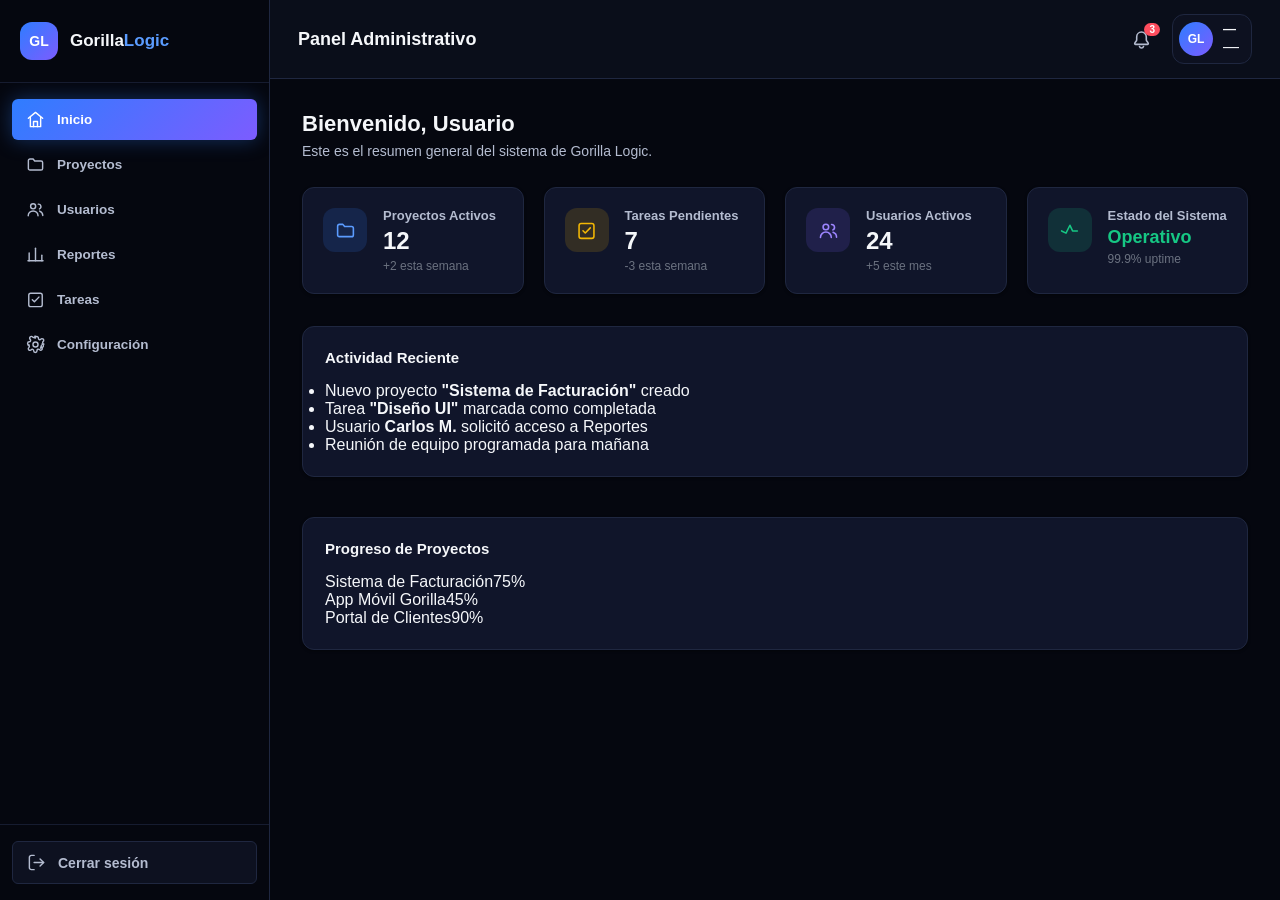
<file: pages/Dashboard Administrativo(1).html>
<!DOCTYPE html>
<html lang="es">
<head>
<meta charset="UTF-8">
<meta name="viewport" content="width=device-width, initial-scale=1.0">
<title>Gorilla Logic | Dashboard Administrativo</title>
<link rel="stylesheet" href="../src/styles/Dashboard Administrativo.css">
</head>
<body>

  <div class="app-layout">

    <!-- ==================== MENÚ LATERAL ==================== -->
    <aside class="sidebar" id="sidebar">
      <div class="sidebar-brand">
        <div class="logo-badge">GL</div>
        <span class="brand-text">Gorilla<span>Logic</span></span>
      </div>

      <nav class="sidebar-nav">
        <a href="#" class="nav-item active" data-section="inicio">
          <svg class="nav-icon" viewBox="0 0 24 24"><path d="M3 10.5 12 3l9 7.5"/><path d="M5.5 9.5V21h13V9.5"/><path d="M9.5 21v-6.5h5V21"/></svg>
          Inicio
        </a>
        <a href="#" class="nav-item" data-section="proyectos">
          <svg class="nav-icon" viewBox="0 0 24 24"><path d="M3 7a2 2 0 0 1 2-2h4l2 2.5h8a2 2 0 0 1 2 2V17a2 2 0 0 1-2 2H5a2 2 0 0 1-2-2V7Z"/></svg>
          Proyectos
        </a>
        <a href="#" class="nav-item" data-section="usuarios">
          <svg class="nav-icon" viewBox="0 0 24 24"><circle cx="9" cy="8" r="3.2"/><path d="M2.8 20a6.2 6.2 0 0 1 12.4 0"/><path d="M15.5 5.2A3.2 3.2 0 0 1 17 11.3"/><path d="M17.2 14a6 6 0 0 1 4 5.6"/></svg>
          Usuarios
        </a>
        <a href="#" class="nav-item" data-section="reportes">
          <svg class="nav-icon" viewBox="0 0 24 24"><path d="M4 20V10"/><path d="M12 20V4"/><path d="M20 20v-7"/><path d="M2.5 20h19"/></svg>
          Reportes
        </a>
        <a href="#" class="nav-item" data-section="tareas">
          <svg class="nav-icon" viewBox="0 0 24 24"><rect x="3.5" y="4" width="17" height="17" rx="2.5"/><path d="M8 12.3l2.6 2.6L16.3 9"/></svg>
          Tareas
        </a>
        <a href="#" class="nav-item" data-section="configuracion">
          <svg class="nav-icon" viewBox="0 0 24 24"><circle cx="12" cy="12" r="3.2"/><path d="M19.4 13.5a1.7 1.7 0 0 0 .34 1.9l.06.06a2.1 2.1 0 1 1-2.96 2.96l-.06-.06a1.7 1.7 0 0 0-1.9-.34 1.7 1.7 0 0 0-1 1.55V19.9a2.1 2.1 0 1 1-4.2 0v-.09a1.7 1.7 0 0 0-1.1-1.55 1.7 1.7 0 0 0-1.9.34l-.06.06a2.1 2.1 0 1 1-2.96-2.96l.06-.06a1.7 1.7 0 0 0 .34-1.9 1.7 1.7 0 0 0-1.55-1H4.1a2.1 2.1 0 1 1 0-4.2h.09a1.7 1.7 0 0 0 1.55-1.1 1.7 1.7 0 0 0-.34-1.9l-.06-.06a2.1 2.1 0 1 1 2.96-2.96l.06.06a1.7 1.7 0 0 0 1.9.34H10.5a1.7 1.7 0 0 0 1-1.55V4.1a2.1 2.1 0 1 1 4.2 0v.09a1.7 1.7 0 0 0 1 1.55 1.7 1.7 0 0 0 1.9-.34l.06-.06a2.1 2.1 0 1 1 2.96 2.96l-.06.06a1.7 1.7 0 0 0-.34 1.9V10.5a1.7 1.7 0 0 0 1.55 1H19.9a2.1 2.1 0 1 1 0 4.2h-.09a1.7 1.7 0 0 0-1.55 1Z"/></svg>
          Configuración
        </a>
      </nav>

      <div class="sidebar-footer">
        <button id="logout-btn" class="btn-logout">
          <svg class="nav-icon" viewBox="0 0 24 24"><path d="M9 21H5.5A2.5 2.5 0 0 1 3 18.5v-13A2.5 2.5 0 0 1 5.5 3H9"/><path d="M16.5 16.5 21 12l-4.5-4.5"/><path d="M21 12H9"/></svg>
          Cerrar sesión
        </button>
      </div>
    </aside>

    <div class="sidebar-overlay" id="sidebar-overlay"></div>

    <!-- ==================== CONTENIDO PRINCIPAL ==================== -->
    <div class="main-wrapper">

      <!-- ENCABEZADO -->
      <header class="topbar">
        <div class="topbar-left">
          <button id="menu-toggle" class="menu-toggle" aria-label="Abrir menú">
            <svg viewBox="0 0 24 24"><path d="M4 6.5h16"/><path d="M4 12h16"/><path d="M4 17.5h16"/></svg>
          </button>
          <h1 class="page-title">Panel Administrativo</h1>
        </div>

        <div class="topbar-right">
          <span class="icon-btn" title="Notificaciones">
            <svg viewBox="0 0 24 24"><path d="M12 3.5a5.5 5.5 0 0 0-5.5 5.5v3.2c0 .7-.25 1.37-.7 1.9L4.5 15.8c-.6.7-.13 1.8.79 1.8H18.7c.92 0 1.4-1.1.79-1.8l-1.3-1.7a3 3 0 0 1-.69-1.9V9A5.5 5.5 0 0 0 12 3.5Z"/><path d="M9.7 20a2.4 2.4 0 0 0 4.6 0"/></svg>
            <span class="badge">3</span>
          </span>

          <!-- INFORMACIÓN DEL USUARIO -->
          <div class="user-info">
            <div class="user-avatar" id="user-avatar">GL</div>
            <div class="user-text">
              <span class="user-name" id="user-name">—</span>
              <span class="user-role" id="user-role">—</span>
            </div>
          </div>
        </div>
      </header>

      <!-- ÁREA PRINCIPAL DE TRABAJO -->
      <main class="content">
        <div class="content-heading">
          <h2>Bienvenido, <span id="welcome-name">Usuario</span></h2>
          <p>Este es el resumen general del sistema de Gorilla Logic.</p>
        </div>

        <!-- TARJETAS CON INFORMACIÓN RESUMIDA -->
        <section class="cards-grid">
          <div class="stat-card">
            <div class="stat-icon icon-accent">
              <svg viewBox="0 0 24 24"><path d="M3 7a2 2 0 0 1 2-2h4l2 2.5h8a2 2 0 0 1 2 2V17a2 2 0 0 1-2 2H5a2 2 0 0 1-2-2V7Z"/></svg>
            </div>
            <div class="stat-info">
              <span class="stat-label">Proyectos Activos</span>
              <span class="stat-value">12</span>
              <span class="stat-trend up">+2 esta semana</span>
            </div>
          </div>

          <div class="stat-card">
            <div class="stat-icon icon-warning">
              <svg viewBox="0 0 24 24"><rect x="3.5" y="4" width="17" height="17" rx="2.5"/><path d="M8 12.3l2.6 2.6L16.3 9"/></svg>
            </div>
            <div class="stat-info">
              <span class="stat-label">Tareas Pendientes</span>
              <span class="stat-value">7</span>
              <span class="stat-trend down">-3 esta semana</span>
            </div>
          </div>

          <div class="stat-card">
            <div class="stat-icon icon-secondary">
              <svg viewBox="0 0 24 24"><circle cx="9" cy="8" r="3.2"/><path d="M2.8 20a6.2 6.2 0 0 1 12.4 0"/><path d="M15.5 5.2A3.2 3.2 0 0 1 17 11.3"/><path d="M17.2 14a6 6 0 0 1 4 5.6"/></svg>
            </div>
            <div class="stat-info">
              <span class="stat-label">Usuarios Activos</span>
              <span class="stat-value">24</span>
              <span class="stat-trend up">+5 este mes</span>
            </div>
          </div>

          <div class="stat-card">
            <div class="stat-icon icon-success">
              <svg viewBox="0 0 24 24"><path d="M3 12.5 8 15l4.5-9 3 6.5H21"/></svg>
            </div>
            <div class="stat-info">
              <span class="stat-label">Estado del Sistema</span>
              <span class="stat-value status-ok">Operativo</span>
              <span class="stat-trend">99.9% uptime</span>
            </div>
          </div>
        </section>

        <!-- CONTENIDO ADICIONAL -->
        <section class="panels-grid">
          <div class="panel">
            <div class="panel-header">
              <h3>Actividad Reciente</h3>
            </div>
            <ul class="activity-list">
              <li><span class="dot dot-accent"></span> Nuevo proyecto <strong>"Sistema de Facturación"</strong> creado</li>
              <li><span class="dot dot-success"></span> Tarea <strong>"Diseño UI"</strong> marcada como completada</li>
              <li><span class="dot dot-warning"></span> Usuario <strong>Carlos M.</strong> solicitó acceso a Reportes</li>
              <li><span class="dot dot-secondary"></span> Reunión de equipo programada para mañana</li>
            </ul>
          </div>

          <div class="panel">
            <div class="panel-header">
              <h3>Progreso de Proyectos</h3>
            </div>
            <div class="progress-item">
              <div class="progress-label"><span>Sistema de Facturación</span><span>75%</span></div>
              <div class="progress-bar"><div class="progress-fill" style="width:75%"></div></div>
            </div>
            <div class="progress-item">
              <div class="progress-label"><span>App Móvil Gorilla</span><span>45%</span></div>
              <div class="progress-bar"><div class="progress-fill" style="width:45%"></div></div>
            </div>
            <div class="progress-item">
              <div class="progress-label"><span>Portal de Clientes</span><span>90%</span></div>
              <div class="progress-bar"><div class="progress-fill" style="width:90%"></div></div>
            </div>
          </div>
        </section>
      </main>
    </div>
  </div>

  <script src="../src/js/Dashboard Administrativo.js"></script>
</body>
</html>
</file>
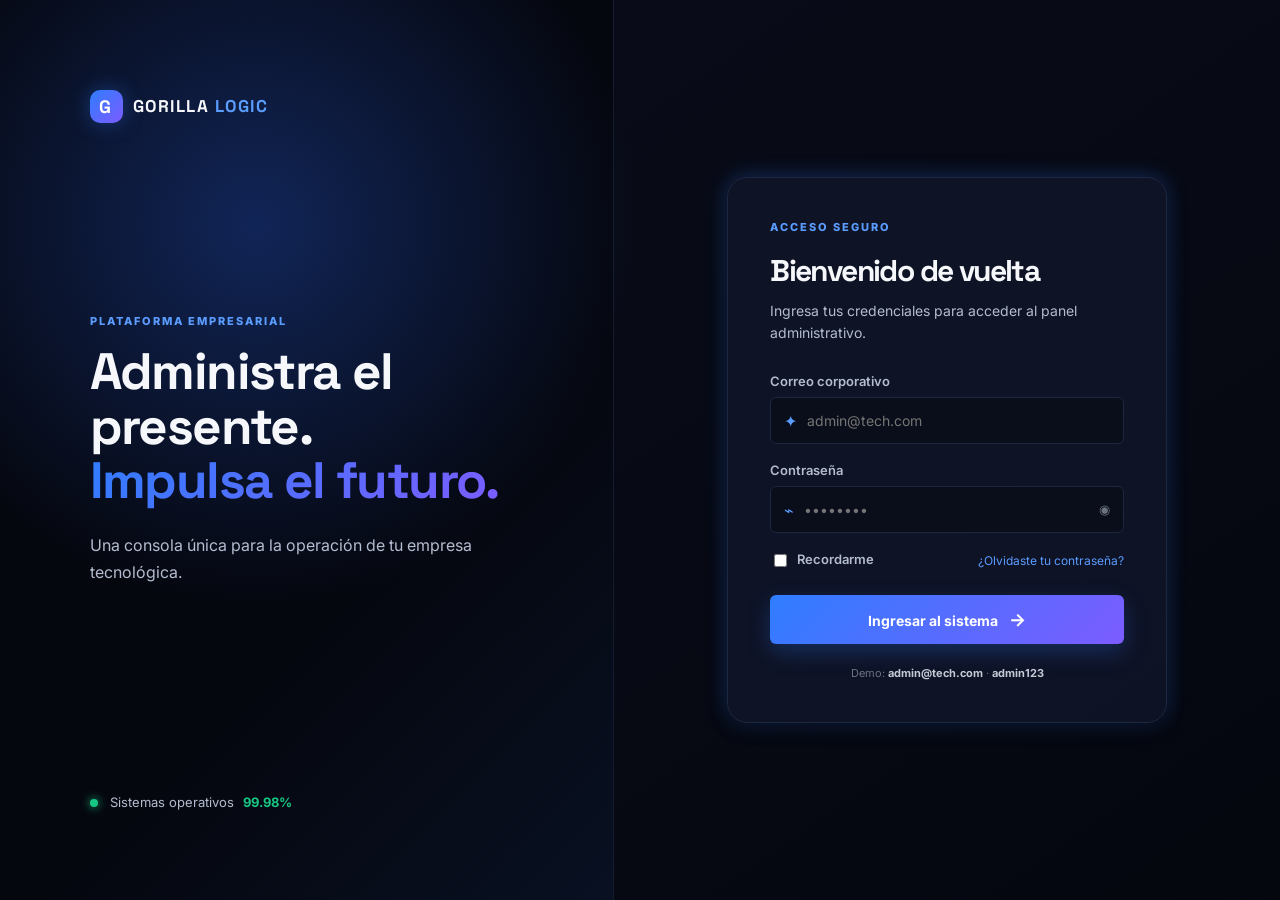
<file: pages/Login (Autenticación).html>
<!doctype html>
<html lang="es">
  <head>
    <meta charset="UTF-8" />
    <meta name="viewport" content="width=device-width, initial-scale=1.0" />
    <title>Gorilla Logic | Iniciar sesión</title>
    <link rel="preconnect" href="https://fonts.googleapis.com" />
    <link rel="preconnect" href="https://fonts.gstatic.com" crossorigin />
    <link href="https://fonts.googleapis.com/css2?family=Inter:wght@400;500;600;700;800&family=Space+Grotesk:wght@500;600;700&display=swap" rel="stylesheet" />
    <link rel="stylesheet" href="../src/styles/Login (Autenticación).css" />
  </head>
  <body>
    <main class="login-page">
      <section class="brand-panel" aria-label="Gorilla Logic">
        <a class="brand" href="login.html"><span class="brand-mark">G</span><span>GORILLA <span>LOGIC</span></span></a>
        <div class="brand-copy">
          <p class="eyebrow">PLATAFORMA EMPRESARIAL</p>
          <h1>Administra el presente.<br /><em>Impulsa el futuro.</em></h1>
          <p>Una consola única para la operación de tu empresa tecnológica.</p>
        </div>
        <div class="signal-card"><span class="pulse"></span> Sistemas operativos <strong>99.98%</strong></div>
      </section>

      <section class="login-area">
        <form class="login-card" id="login-form" novalidate>
          <div class="mobile-brand brand"><span class="brand-mark">G</span><span>GORILLA <span>LOGIC</span></span></div>
          <p class="eyebrow">ACCESO SEGURO</p>
          <h2>Bienvenido de vuelta</h2>
          <p class="subtitle">Ingresa tus credenciales para acceder al panel administrativo.</p>
          <div id="login-error" class="form-message" role="alert" aria-live="polite"></div>
          <label for="email">Correo corporativo</label>
          <div class="input-wrap"><span>✦</span><input id="email" type="email" autocomplete="email" placeholder="admin@tech.com" required /></div>
          <label for="password">Contraseña</label>
          <div class="input-wrap"><span>⌁</span><input id="password" type="password" autocomplete="current-password" placeholder="••••••••" required /><button class="password-toggle" type="button" aria-label="Mostrar contraseña">◉</button></div>
          <div class="form-options"><label class="checkbox"><input type="checkbox" id="remember" /> <span>Recordarme</span></label><a href="#" id="forgot-password">¿Olvidaste tu contraseña?</a></div>
          <button class="submit-button" type="submit">Ingresar al sistema <span>→</span></button>
          <p class="demo-note">Demo: <strong>admin@tech.com</strong> · <strong>admin123</strong></p>
        </form>
      </section>
    </main>
    <script src="../src/js/Login (Autenticación).js"></script>
  </body>
</html>
</file>
<file: src/styles/Dashboard Administrativo.css>
/* ====================================================================
   GORILLA LOGIC - Dashboard Administrativo Stylesheet
   ==================================================================== */

:root {
  --primary-900: #05070f;
  --primary-800: #0a0e1a;
  --primary-700: #131829;
  --primary-600: #1c2438;
  --primary-500: #2a3550;
  --accent-600: #0066ff;
  --accent-500: #2f7dff;
  --accent-400: #5b9cff;
  --accent-glow: #3ea6ff;
  --secondary-500: #7c5cff;
  --secondary-400: #9d85ff;
  --gold-500: #c9a45c;
  --silver-400: #c4c9d4;
  --success-500: #16c784;
  --warning-500: #f2b705;
  --danger-500: #ff4d5e;
  --info-500: #2f7dff;
  --bg-body: #05070f;
  --bg-surface: #0d1120;
  --bg-card: #10152a;
  --bg-header: #0a0e1a;
  --bg-sidebar: #05070f;
  --text-primary: #f5f7fa;
  --text-secondary: #b4bcd0;
  --text-muted: #6b7280;
  --text-on-accent: #ffffff;
  --border-color: #1f2740;
  --border-subtle: #161c30;
  --shadow-sm: 0 1px 3px rgba(0, 0, 0, 0.4);
  --shadow-md: 0 6px 16px rgba(0, 0, 0, 0.45);
  --shadow-glow: 0 0 20px rgba(47, 125, 255, 0.35);
  --radius-sm: 6px;
  --radius-md: 12px;
  --radius-lg: 20px;
  --gradient-primary: linear-gradient(135deg, #0a0e1a 0%, #131829 100%);
  --gradient-accent: linear-gradient(135deg, #2f7dff 0%, #7c5cff 100%);
}

* { margin: 0; padding: 0; box-sizing: border-box; }

body {
  font-family: 'Segoe UI', Roboto, Helvetica, Arial, sans-serif;
  background: var(--bg-body);
  color: var(--text-primary);
}

svg {
  fill: none;
  stroke: currentColor;
  stroke-width: 1.8;
  stroke-linecap: round;
  stroke-linejoin: round;
}

/* ==================== LAYOUT GENERAL ==================== */
.app-layout { display: flex; min-height: 100vh; }

/* ==================== MENÚ LATERAL ==================== */
.sidebar {
  width: 270px;
  background: var(--bg-sidebar);
  border-right: 1px solid var(--border-color);
  display: flex;
  flex-direction: column;
  position: fixed;
  top: 0; left: 0; bottom: 0;
  z-index: 100;
  transition: transform 0.25s ease;
}

.sidebar-brand {
  display: flex;
  align-items: center;
  gap: 12px;
  padding: 22px 20px;
  border-bottom: 1px solid var(--border-subtle);
}

.logo-badge {
  width: 38px;
  height: 38px;
  border-radius: var(--radius-md);
  background: var(--gradient-accent);
  display: flex;
  align-items: center;
  justify-content: center;
  font-weight: 800;
  font-size: 14px;
  color: var(--text-on-accent);
  flex-shrink: 0;
}

.brand-text { font-size: 17px; font-weight: 700; }
.brand-text span { color: var(--accent-400); }

.sidebar-nav {
  flex: 1;
  padding: 16px 12px;
  display: flex;
  flex-direction: column;
  gap: 4px;
  overflow-y: auto;
}

.nav-item {
  display: flex;
  align-items: center;
  gap: 12px;
  padding: 11px 14px;
  border-radius: var(--radius-sm);
  color: var(--text-secondary);
  text-decoration: none;
  font-size: 13.5px;
  font-weight: 600;
  cursor: pointer;
  transition: background 0.15s, color 0.15s;
}

.nav-icon { width: 19px; height: 19px; flex-shrink: 0; }

.nav-item:hover { background: var(--bg-surface); color: var(--text-primary); }

.nav-item.active {
  background: var(--gradient-accent);
  color: var(--text-on-accent);
  box-shadow: var(--shadow-glow);
}

.sidebar-footer { padding: 16px 12px; border-top: 1px solid var(--border-subtle); }

.btn-logout {
  width: 100%;
  display: flex;
  align-items: center;
  gap: 12px;
  padding: 11px 14px;
  background: var(--bg-surface);
  border: 1px solid var(--border-color);
  border-radius: var(--radius-sm);
  color: var(--text-secondary);
  font-size: 14px;
  font-weight: 600;
  cursor: pointer;
  transition: border-color 0.2s, color 0.2s;
}

.btn-logout:hover { border-color: var(--danger-500); color: var(--danger-500); }

.sidebar-overlay {
  display: none;
  position: fixed;
  inset: 0;
  background: rgba(0, 0, 0, 0.55);
  z-index: 90;
}

/* ==================== CONTENEDOR PRINCIPAL ==================== */
.main-wrapper {
  flex: 1;
  margin-left: 270px;
  display: flex;
  flex-direction: column;
  min-height: 100vh;
}

/* ==================== ENCABEZADO ==================== */
.topbar {
  display: flex;
  align-items: center;
  justify-content: space-between;
  background: var(--bg-header);
  border-bottom: 1px solid var(--border-color);
  padding: 14px 28px;
  position: sticky;
  top: 0;
  z-index: 50;
}

.topbar-left { display: flex; align-items: center; gap: 16px; }

.menu-toggle {
  display: none;
  background: none;
  border: none;
  color: var(--text-primary);
  cursor: pointer;
  padding: 4px;
}

.menu-toggle svg { width: 22px; height: 22px; }

.page-title { font-size: 18px; font-weight: 700; }

.topbar-right { display: flex; align-items: center; gap: 20px; }

.icon-btn {
  position: relative;
  color: var(--text-secondary);
  cursor: pointer;
  display: flex;
  transition: color 0.2s;
}

.icon-btn:hover { color: var(--accent-400); }
.icon-btn svg { width: 21px; height: 21px; }

.badge {
  position: absolute;
  top: -6px;
  right: -8px;
  background: var(--danger-500);
  color: #fff;
  font-size: 10px;
  font-weight: 700;
  padding: 1px 5px;
  border-radius: 50px;
}

.user-info {
  display: flex;
  align-items: center;
  gap: 10px;
  padding: 6px 12px 6px 6px;
  border-radius: var(--radius-md);
  background: var(--bg-surface);
  border: 1px solid var(--border-color);
}

.user-avatar {
  width: 34px;
  height: 34px;
  border-radius: 50%;
  background: var(--gradient-accent);
  display: flex;
  align-items: center;
  justify-content: center;
  font-size: 12px;
  font-weight: 800;
  color: var(--text-on-accent);
}

.user-text { display: flex; flex-direction: column; line-height: 1.25; }
.user-name { font-size: 13px; font-weight: 700; }
.badge-role {
  font-size: 11px;
  color: var(--accent-400);
  font-weight: 600;
}

/* ==================== ÁREA PRINCIPAL DE TRABAJO ==================== */
.content {
  flex: 1;
  padding: 32px;
  max-width: 1200px;
  width: 100%;
  margin: 0 auto;
}

.content-heading { margin-bottom: 28px; }
.content-heading h2 { font-size: 22px; margin-bottom: 6px; }
.content-heading p { color: var(--text-secondary); font-size: 14px; }

/* ==================== VISTAS ==================== */
.view { display: none; }
.view.active { display: block; }

/* TARJETAS RESUMEN */
.cards-grid {
  display: grid;
  grid-template-columns: repeat(auto-fit, minmax(220px, 1fr));
  gap: 20px;
  margin-bottom: 32px;
}

.stat-card {
  background: var(--bg-card);
  border: 1px solid var(--border-color);
  border-radius: var(--radius-md);
  padding: 20px;
  display: flex;
  gap: 16px;
  align-items: flex-start;
  box-shadow: var(--shadow-sm);
  transition: transform 0.15s, box-shadow 0.2s;
}

.stat-card:hover { transform: translateY(-2px); box-shadow: var(--shadow-md); }

.stat-icon {
  width: 44px;
  height: 44px;
  border-radius: var(--radius-md);
  display: flex;
  align-items: center;
  justify-content: center;
  flex-shrink: 0;
}

.stat-icon svg { width: 21px; height: 21px; }

.icon-accent { background: rgba(47, 125, 255, 0.15); color: var(--accent-400); }
.icon-warning { background: rgba(242, 183, 5, 0.15); color: var(--warning-500); }
.icon-secondary { background: rgba(124, 92, 255, 0.15); color: var(--secondary-400); }
.icon-success { background: rgba(22, 199, 132, 0.15); color: var(--success-500); }
.icon-danger { background: rgba(255, 77, 94, 0.15); color: var(--danger-500); }

.stat-info { display: flex; flex-direction: column; gap: 4px; min-width: 0; }
.stat-label { font-size: 13px; color: var(--text-secondary); font-weight: 600; }
.stat-value { font-size: 24px; font-weight: 800; }
.stat-value.status-ok { color: var(--success-500); font-size: 18px; }
.stat-value.status-down { color: var(--danger-500); font-size: 18px; }
.stat-trend { font-size: 12px; color: var(--text-muted); }

/* PANELES */
.panels-grid { display: grid; grid-template-columns: 1fr; gap: 20px; }

.panel {
  background: var(--bg-card);
  border: 1px solid var(--border-color);
  border-radius: var(--radius-md);
  padding: 22px;
  box-shadow: var(--shadow-sm);
  margin-bottom: 20px;
}

.panel:last-child { margin-bottom: 0; }

.panel-header { margin-bottom: 16px; }
.panel-header h3 { font-size: 15px; font-weight: 700; }
.panel-desc { font-size: 13px; color: var(--text-secondary); margin-bottom: 16px; }

.chart-wrapper {
  position: relative;
  width: 100%;
  max-height: 280px;
}

.summary-row {
  display: flex;
  justify-content: space-between;
  align-items: center;
  padding: 12px 16px;
  background: var(--bg-surface);
  border: 1px solid var(--border-color);
  border-radius: var(--radius-sm);
  margin-bottom: 10px;
  font-size: 14px;
}

.summary-row:last-child { margin-bottom: 0; }

.empty-text { font-size: 13px; color: var(--text-muted); }

/* LISTAS Y TARJETAS DE MÓDULOS */
.list-panel { display: flex; flex-direction: column; gap: 12px; }

.list-item {
  display: flex;
  align-items: center;
  gap: 14px;
  padding: 14px 16px;
  background: var(--bg-surface);
  border: 1px solid var(--border-color);
  border-radius: var(--radius-md);
}

.list-item-main { flex: 1; min-width: 0; }

.list-item-title {
  font-size: 14px;
  font-weight: 700;
  margin-bottom: 6px;
  display: flex;
  align-items: center;
  gap: 8px;
  flex-wrap: wrap;
}

.list-item-sub { font-size: 12px; color: var(--text-muted); }

.status-pill {
  display: inline-flex;
  align-items: center;
  padding: 3px 10px;
  border-radius: 50px;
  font-size: 11px;
  font-weight: 700;
}

.status-pill-ok { background: rgba(22, 199, 132, 0.15); color: var(--success-500); }
.status-pill-down { background: rgba(255, 77, 94, 0.15); color: var(--danger-500); }
.status-pill-muted { background: var(--bg-card); color: var(--text-muted); border: 1px solid var(--border-color); }
.status-pill-warning { background: rgba(242, 183, 5, 0.15); color: var(--warning-500); }

/* ==================== SWITCH TOGGLE ==================== */
.toggle-row { display: flex; align-items: center; gap: 14px; }

.switch {
  position: relative;
  display: inline-block;
  width: 46px;
  height: 26px;
  flex-shrink: 0;
}

.switch input { opacity: 0; width: 0; height: 0; }

.slider {
  position: absolute;
  cursor: pointer;
  inset: 0;
  background: var(--bg-surface);
  border: 1px solid var(--border-color);
  border-radius: 50px;
  transition: background 0.2s;
}

.slider::before {
  content: "";
  position: absolute;
  height: 18px;
  width: 18px;
  left: 3px;
  top: 3px;
  background: var(--text-secondary);
  border-radius: 50%;
  transition: transform 0.2s, background 0.2s;
}

.switch input:checked + .slider { background: var(--gradient-accent); border-color: transparent; }
.switch input:checked + .slider::before { transform: translateX(20px); background: #fff; }

/* ==================== RESPONSIVE ==================== */
@media (max-width: 860px) {
  .sidebar { transform: translateX(-100%); }
  .sidebar.open { transform: translateX(0); box-shadow: var(--shadow-md); }
  .sidebar-overlay.show { display: block; }
  .main-wrapper { margin-left: 0; }
  .menu-toggle { display: block; }
  .page-title { font-size: 16px; }
}

@media (max-width: 560px) {
  .topbar { padding: 12px 16px; }
  .user-text { display: none; }
  .content { padding: 20px 16px; }
  .cards-grid { grid-template-columns: 1fr; }
  .list-item { flex-wrap: wrap; }
}
</file>
<file: src/styles/Login (Autenticación).css>
:root {
  --primary-900: #05070f; --primary-800: #0a0e1a; --primary-700: #131829; --primary-600: #1c2438; --primary-500: #2a3550;
  --accent-600: #0066ff; --accent-500: #2f7dff; --accent-400: #5b9cff; --accent-glow: #3ea6ff;
  --secondary-500: #7c5cff; --secondary-400: #9d85ff; --gold-500: #c9a45c; --silver-400: #c4c9d4;
  --success-500: #16c784; --warning-500: #f2b705; --danger-500: #ff4d5e; --info-500: #2f7dff;
  --bg-body: #05070f; --bg-surface: #0d1120; --bg-card: #10152a; --bg-header: #0a0e1a; --bg-sidebar: #05070f;
  --text-primary: #f5f7fa; --text-secondary: #b4bcd0; --text-muted: #6b7280; --text-on-accent: #ffffff;
  --border-color: #1f2740; --border-subtle: #161c30; --shadow-sm: 0 1px 3px rgba(0,0,0,.4); --shadow-md: 0 6px 16px rgba(0,0,0,.45); --shadow-glow: 0 0 20px rgba(47,125,255,.35);
  --radius-sm: 6px; --radius-md: 12px; --radius-lg: 20px; --gradient-primary: linear-gradient(135deg,#0a0e1a 0%,#131829 100%); --gradient-accent: linear-gradient(135deg,#2f7dff 0%,#7c5cff 100%);
}
* { box-sizing: border-box; } body { margin: 0; color: var(--text-primary); background: var(--bg-body); font-family: Inter, sans-serif; }
.login-page { min-height: 100vh; display: grid; grid-template-columns: minmax(360px, 48%) 1fr; background: radial-gradient(circle at 20% 25%, #112557 0, transparent 31%), var(--bg-body); }
.brand-panel { padding: clamp(36px, 7vw, 100px); min-height: 100vh; border-right: 1px solid var(--border-subtle); display: flex; flex-direction: column; position: relative; overflow: hidden; }
.brand-panel::after { content:""; position:absolute; inset: 0; background: linear-gradient(135deg, transparent 62%, rgba(47,125,255,.08)); pointer-events: none; }
.brand { display:flex; align-items:center; gap:10px; color:var(--text-primary); font:700 17px "Space Grotesk",sans-serif; letter-spacing:1.5px; text-decoration:none; position:relative; z-index:1; }.brand > span:last-child span{color:var(--accent-400)}
.brand-mark { display:grid; place-items:center; width:33px; height:33px; border-radius:10px; color:#fff; background:var(--gradient-accent); box-shadow:var(--shadow-glow); font-size:18px; }
.brand-copy { margin:auto 0; position:relative; z-index:1; max-width:530px; }.eyebrow { color:var(--accent-400); letter-spacing:2px; font-size:11px; font-weight:800; margin:0 0 17px; }.brand-copy h1, .login-card h2 { font-family:"Space Grotesk",sans-serif; letter-spacing:-1.6px; }.brand-copy h1 { font-size:clamp(40px,4vw,65px); line-height:1.06; margin:0 0 24px; }.brand-copy em { font-style:normal; background:var(--gradient-accent); color:transparent; background-clip:text; }.brand-copy > p:last-child { color:var(--text-secondary); max-width:410px; line-height:1.7; }
.signal-card { color:var(--text-secondary); font-size:13px; position:relative; z-index:1; }.signal-card strong { color:var(--success-500); margin-left:5px; }.pulse { display:inline-block; width:8px; height:8px; border-radius:50%; background:var(--success-500); box-shadow:0 0 10px var(--success-500); margin-right:8px; }
.login-area { display:grid; place-items:center; padding:30px; background:linear-gradient(145deg,rgba(16,21,42,.32),transparent); }.login-card { width:min(100%,440px); background:rgba(16,21,42,.82); border:1px solid var(--border-color); border-radius:var(--radius-lg); padding:42px; box-shadow:var(--shadow-md),var(--shadow-glow); }.mobile-brand { display:none; }.login-card h2 { font-size:30px; margin:0 0 10px; }.subtitle { font-size:14px; color:var(--text-secondary); line-height:1.6; margin:0 0 29px; }.login-card label { color:var(--text-secondary); display:block; font-size:13px; font-weight:600; margin:18px 0 8px; }.input-wrap { display:flex; align-items:center; border:1px solid var(--border-color); border-radius:var(--radius-sm); background:var(--primary-800); transition:.2s; }.input-wrap:focus-within { border-color:var(--accent-500); box-shadow:0 0 0 3px rgba(47,125,255,.12); }.input-wrap > span { color:var(--accent-400); padding-left:13px; }.input-wrap input { min-width:0; flex:1; color:var(--text-primary); border:0; outline:0; padding:14px 10px; background:transparent; font:14px Inter,sans-serif; }.password-toggle { background:none; border:0; color:var(--text-muted); cursor:pointer; padding:10px 13px; }.form-options { display:flex; justify-content:space-between; align-items:center; margin:18px 0 25px; font-size:12px; }.form-options .checkbox { display:flex; gap:7px; margin:0; cursor:pointer; }.checkbox input { accent-color:var(--accent-500); }.form-options a { color:var(--accent-400); text-decoration:none; }.submit-button { width:100%; border:0; border-radius:var(--radius-sm); padding:14px; color:#fff; background:var(--gradient-accent); cursor:pointer; font:700 14px Inter,sans-serif; box-shadow:0 8px 22px rgba(47,125,255,.25); }.submit-button span { margin-left:8px; font-size:18px; }.submit-button:hover { filter:brightness(1.1); }.demo-note { margin:22px 0 0; text-align:center; color:var(--text-muted); font-size:11px; }.demo-note strong { color:var(--silver-400); }.form-message { display:none; color:#ffd8dc; background:rgba(255,77,94,.13); border:1px solid rgba(255,77,94,.4); border-radius:var(--radius-sm); padding:10px; font-size:12px; }.form-message.visible { display:block; }
@media (max-width: 780px) { .login-page { grid-template-columns:1fr; }.brand-panel { display:none; }.login-area { padding:22px; }.login-card { padding:31px 25px; }.mobile-brand { display:flex; margin-bottom:35px; }.login-card h2 { font-size:27px; } }
</file>
